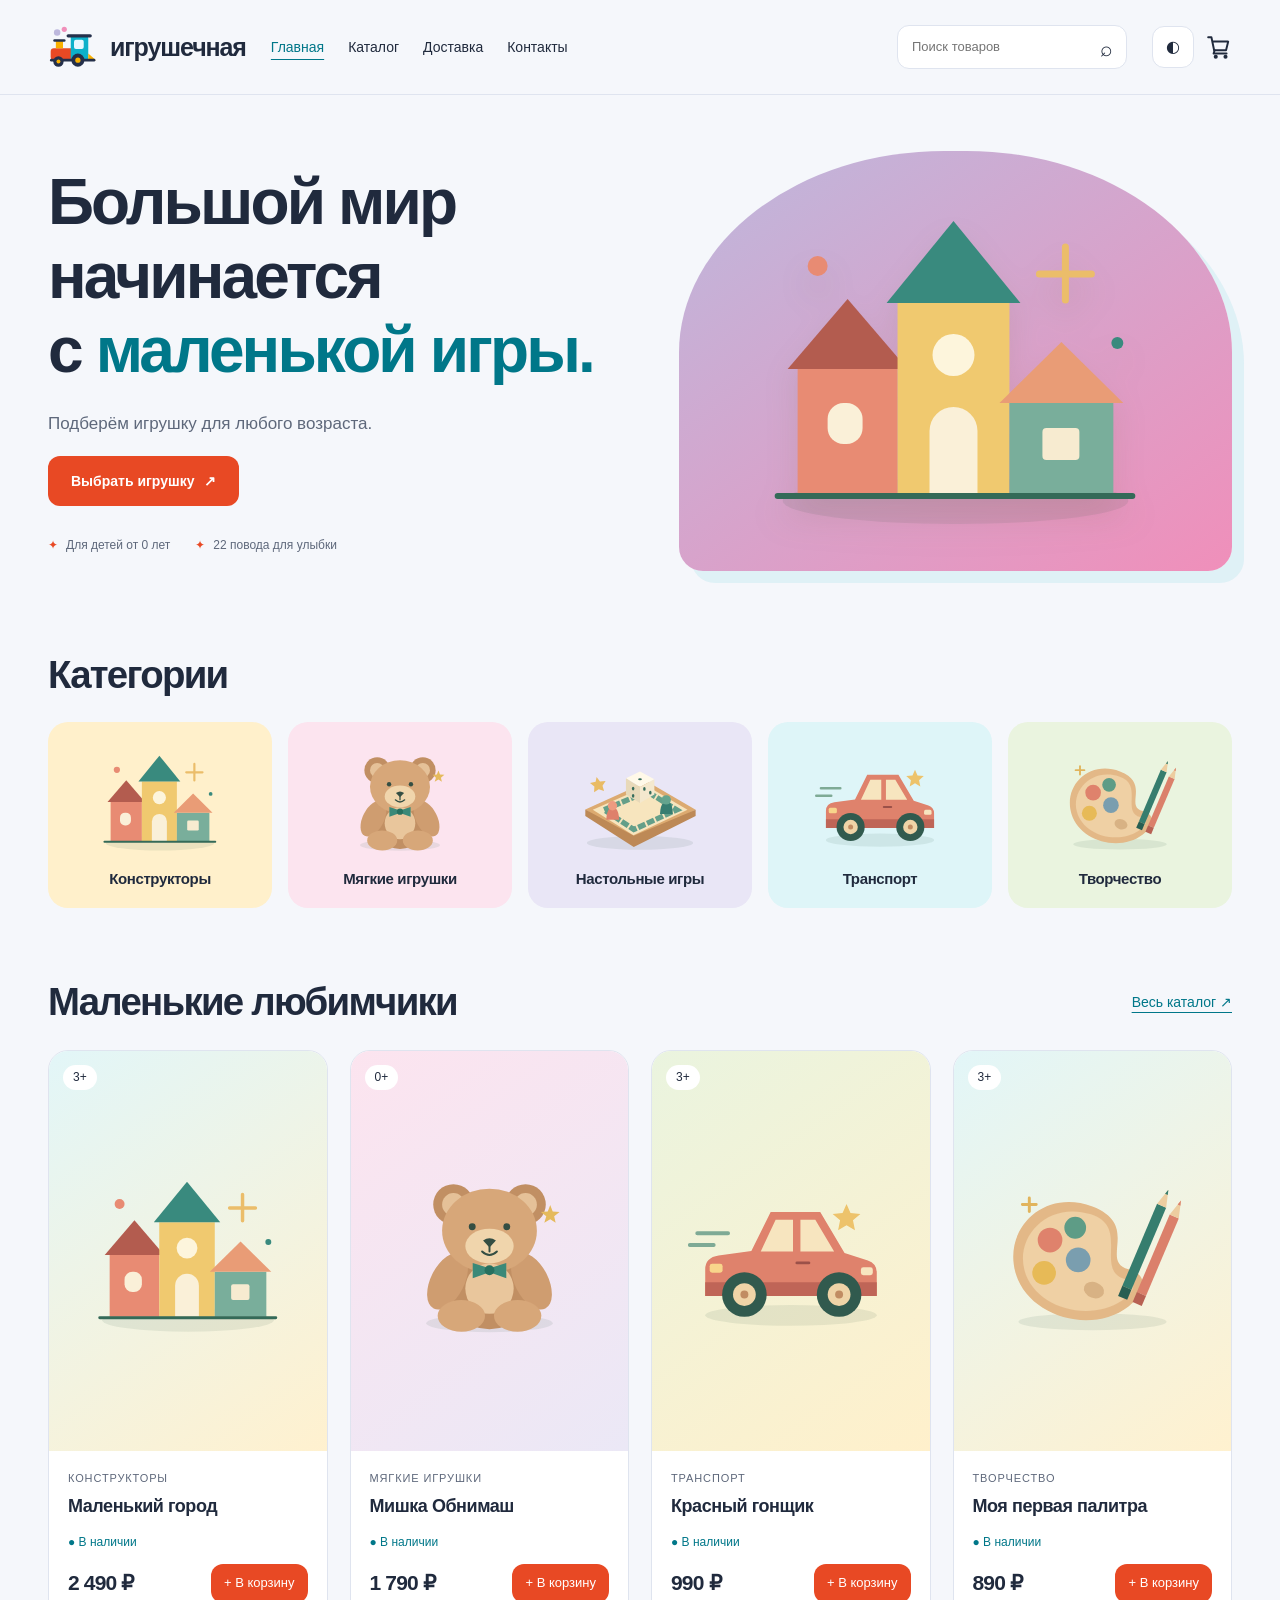
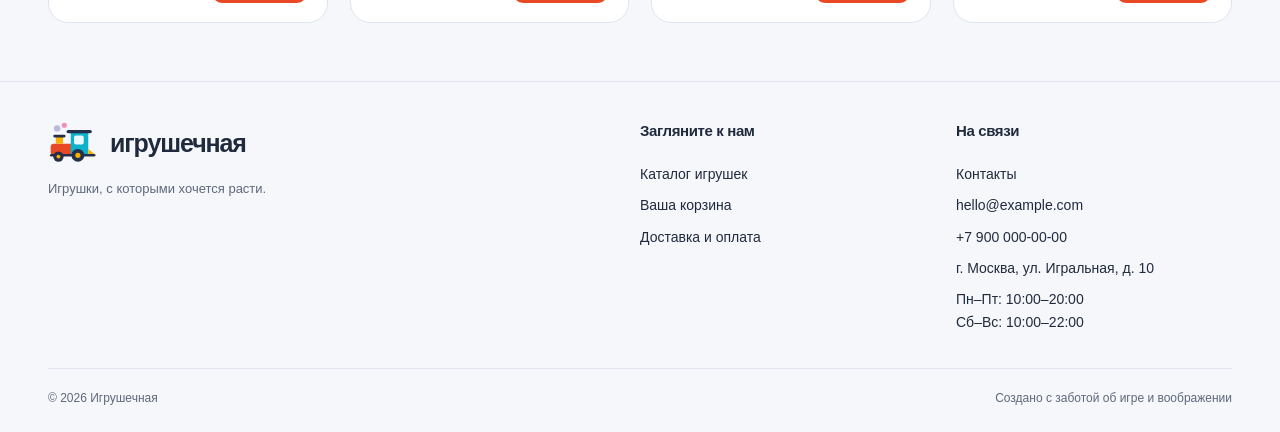
<file: index.html>
<!doctype html>
<html lang="ru">
<head>
  <meta charset="utf-8">
  <meta name="viewport" content="width=device-width, initial-scale=1">
  <meta name="description" content="Игрушечная — магазин игрушек для маленьких и больших открытий.">
  <meta name="theme-color" content="#196c62">
  <title>Игрушечная — маленькие вещи, большие открытия</title>
  <link rel="icon" href="assets/images/blocks.svg" type="image/svg+xml">
  <link rel="stylesheet" href="assets/css/style.css">
  <script src="assets/js/data.js" defer></script>
  <script src="assets/js/script.js" defer></script>
</head>
<body data-page="home">
  <a class="skip" href="#main">К содержимому</a>
  <div id="site-header"></div>
  <main id="main" tabindex="-1"></main>
  <noscript><div class="container notice">Для работы каталога включите JavaScript в браузере.</div></noscript>
  <div id="site-footer"></div>
</body>
</html>
</file>
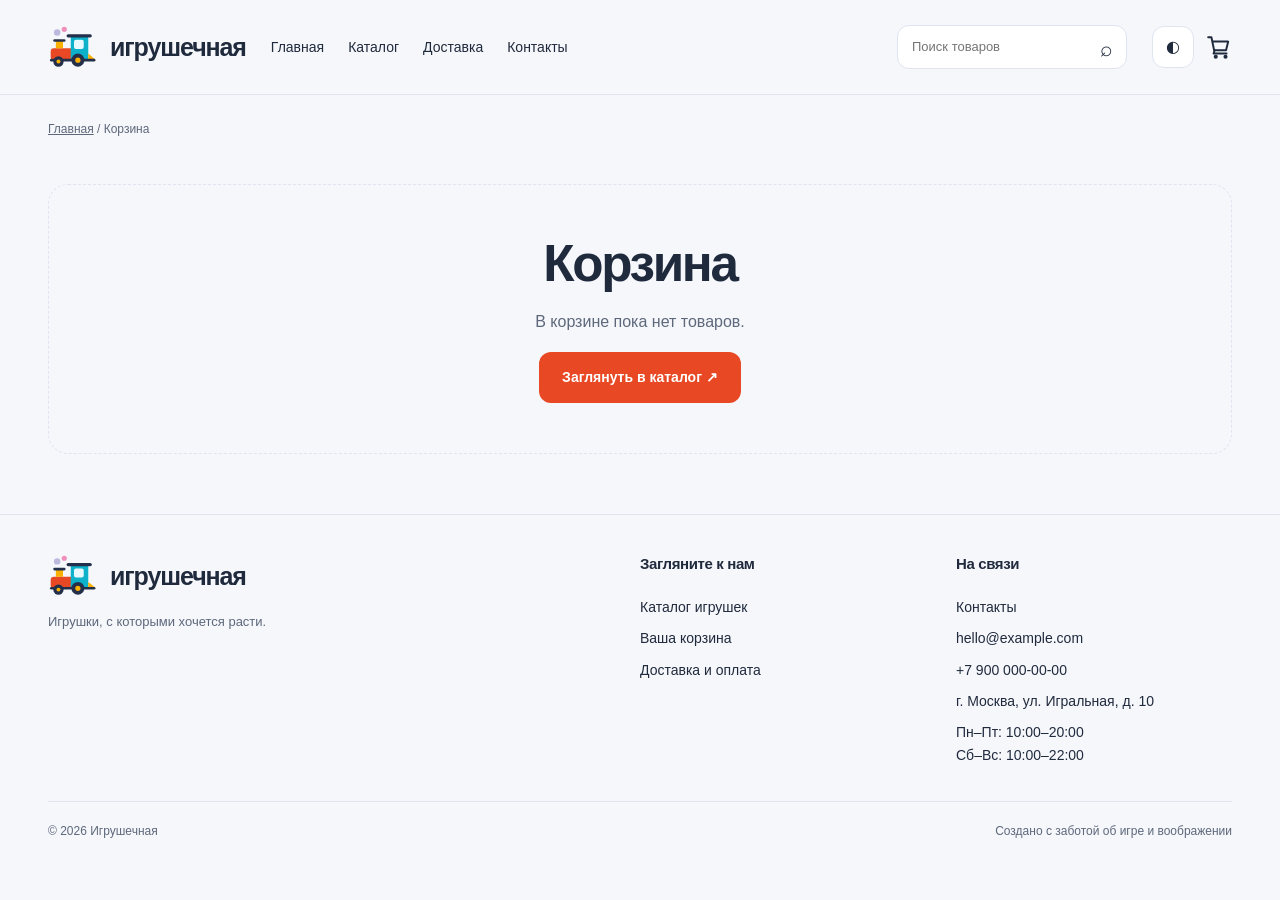
<file: cart.html>
<!doctype html>
<html lang="ru">
<head>
  <meta charset="utf-8">
  <meta name="viewport" content="width=device-width, initial-scale=1">
  <meta name="description" content="Ваши игрушки в корзине магазина Игрушечная.">
  <meta name="theme-color" content="#196c62">
  <title>Корзина — Игрушечная</title>
  <link rel="icon" href="assets/images/blocks.svg" type="image/svg+xml">
  <link rel="stylesheet" href="assets/css/style.css">
  <script src="assets/js/data.js" defer></script>
  <script src="assets/js/script.js" defer></script>
</head>
<body data-page="cart">
  <a class="skip" href="#main">К содержимому</a>
  <div id="site-header"></div>
  <main id="main" tabindex="-1"></main>
  <noscript><div class="container notice">Для работы корзины включите JavaScript.</div></noscript>
  <div id="site-footer"></div>
</body>
</html>
</file>
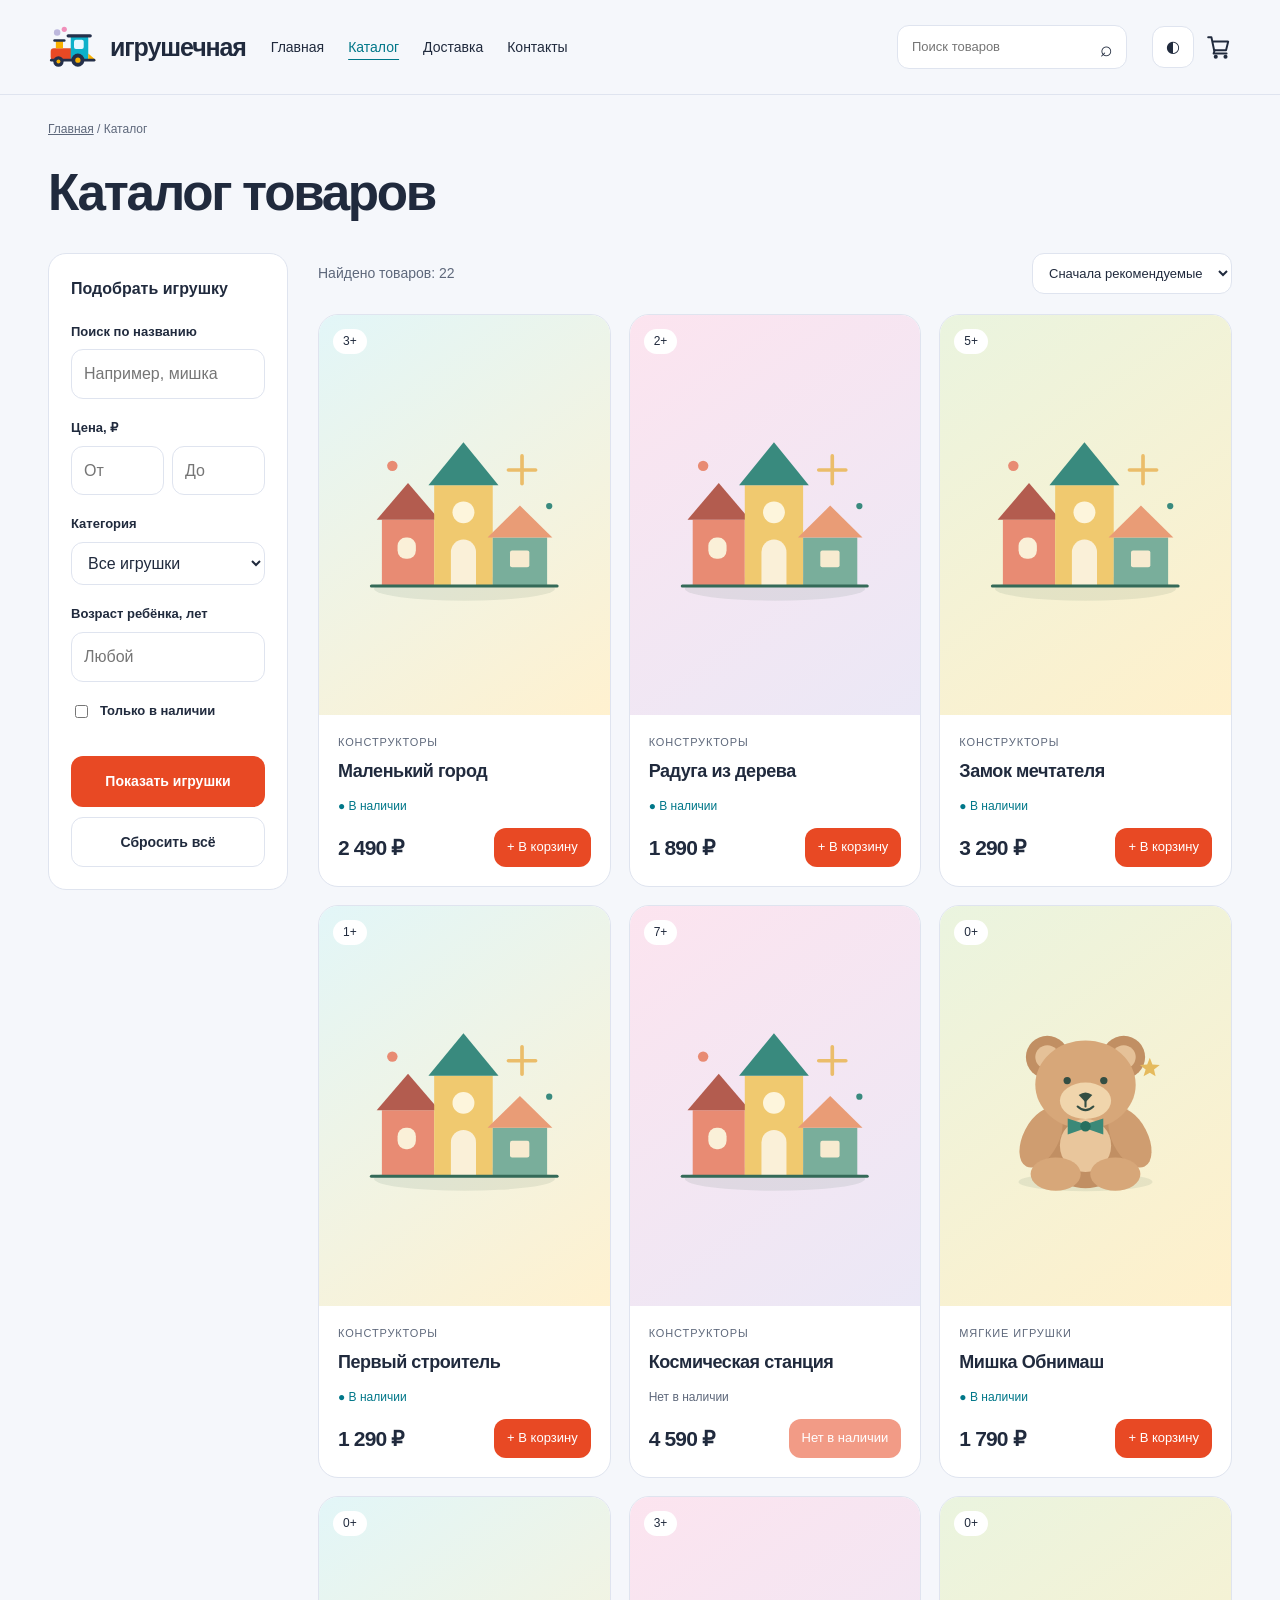
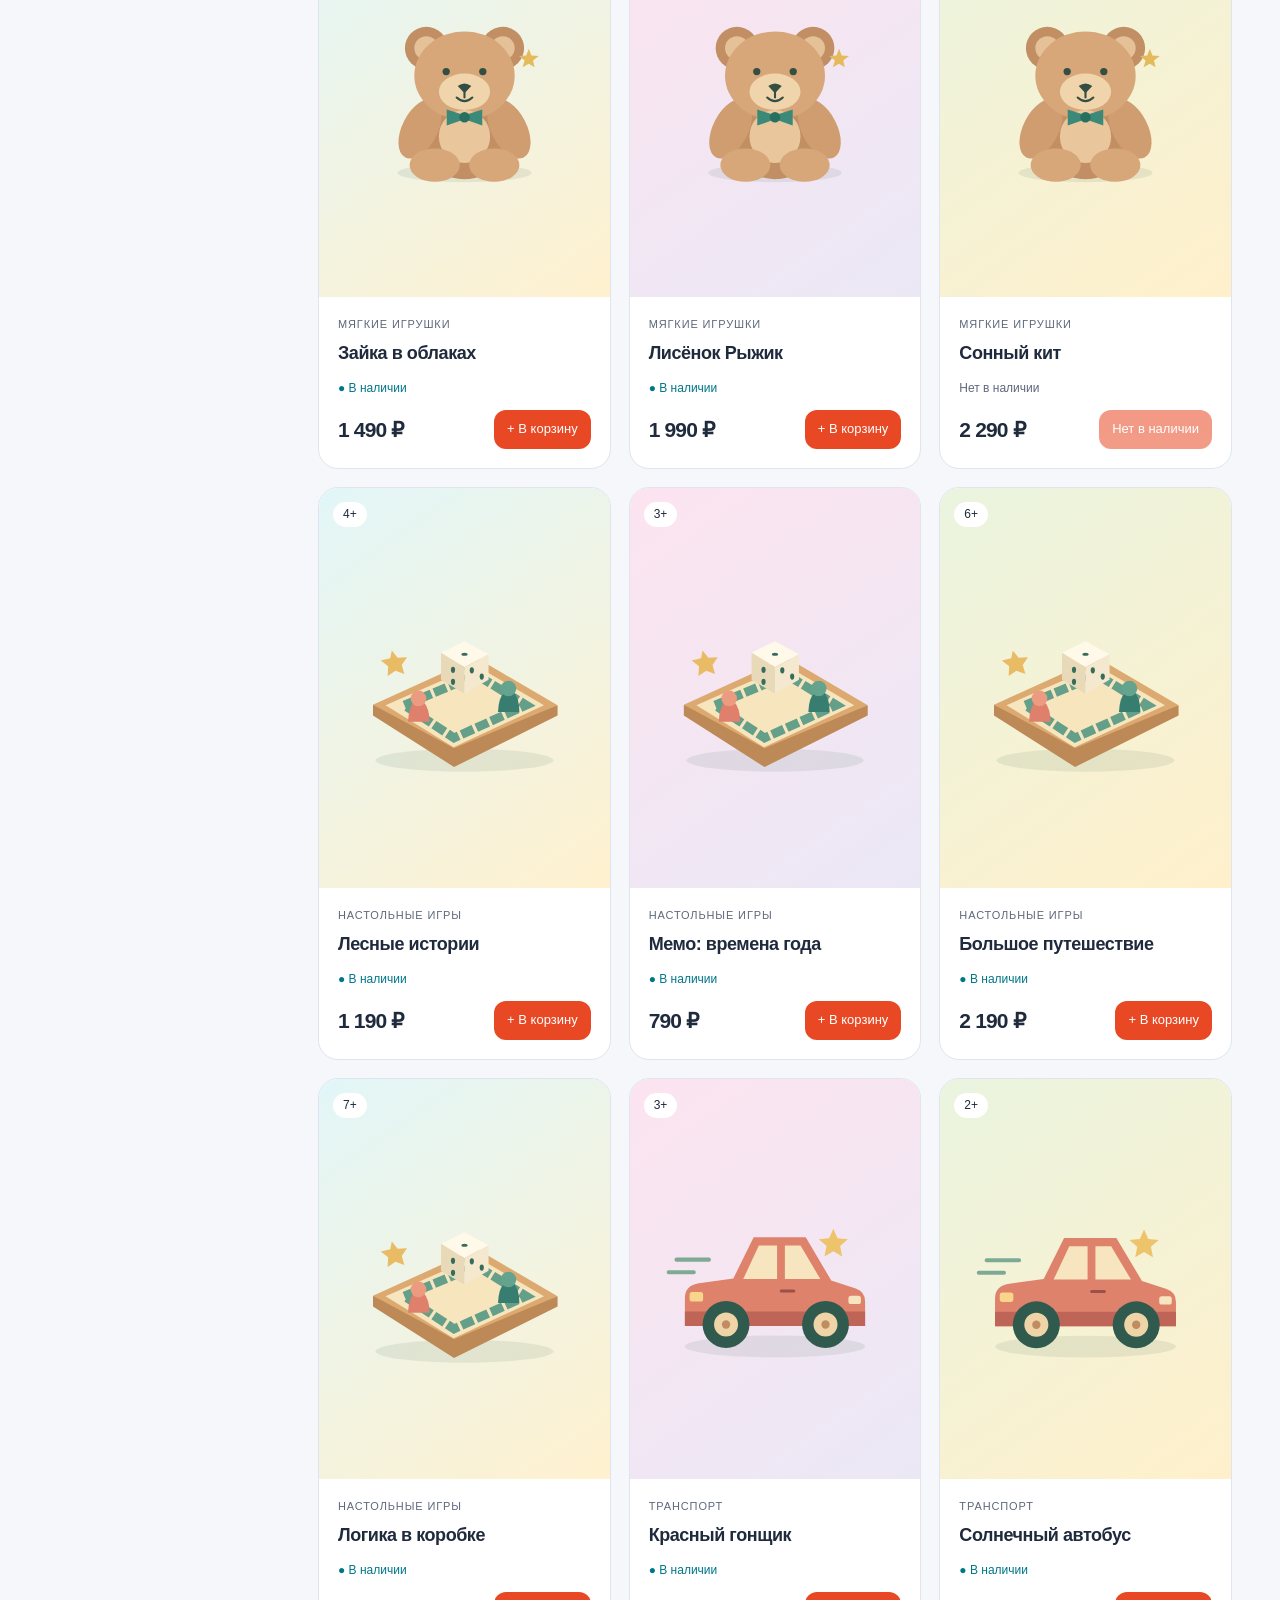
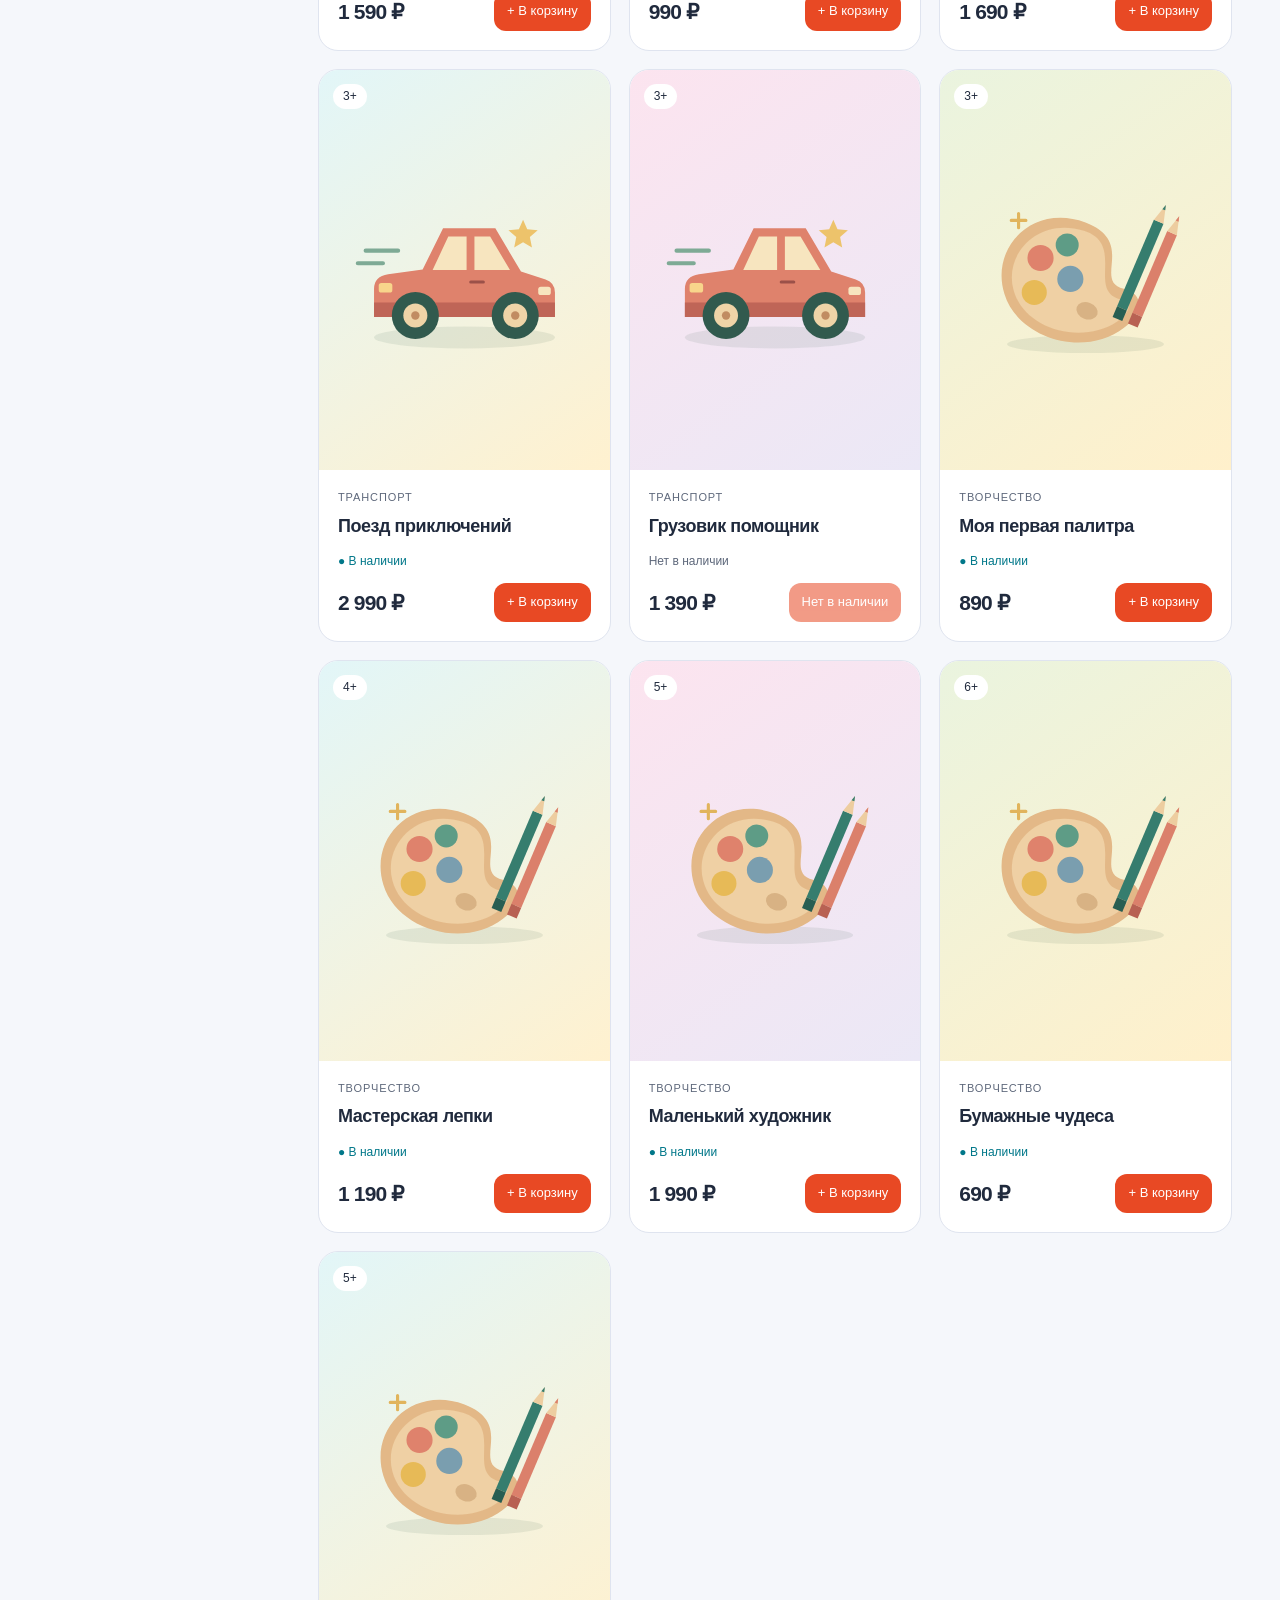
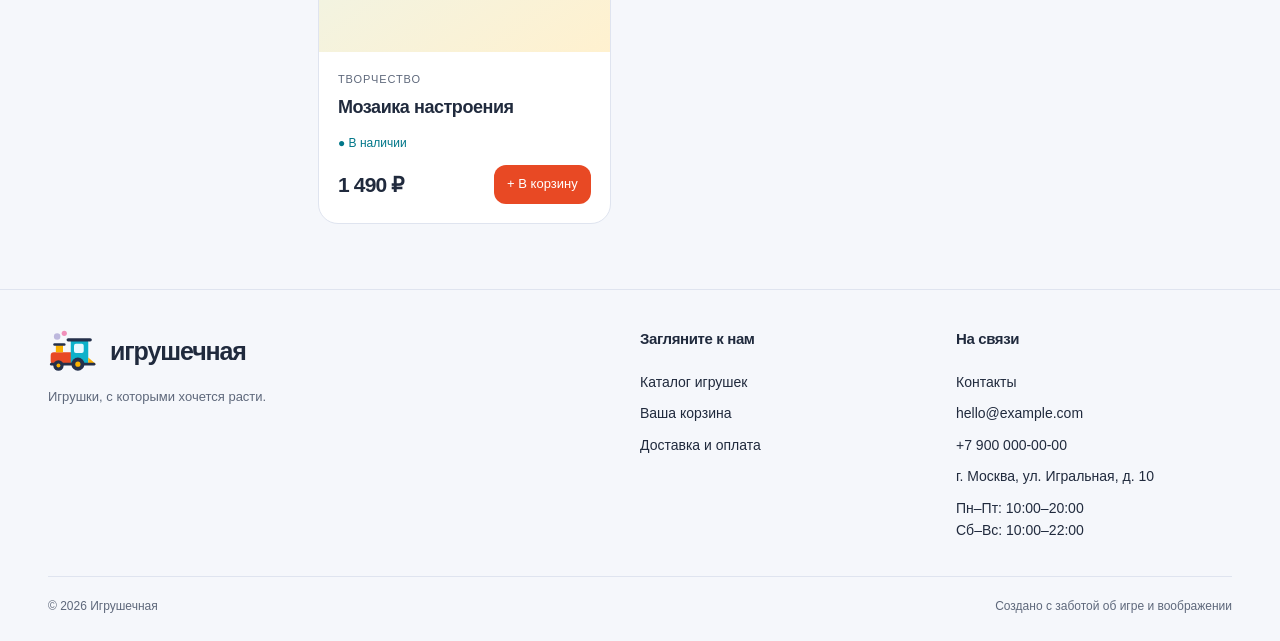
<file: catalog.html>
<!doctype html>
<html lang="ru">
<head>
  <meta charset="utf-8">
  <meta name="viewport" content="width=device-width, initial-scale=1">
  <meta name="description" content="Каталог игрушек: подбор по категории, возрасту ребёнка, цене и наличию.">
  <meta name="theme-color" content="#196c62">
  <title>Каталог игрушек — Игрушечная</title>
  <link rel="icon" href="assets/images/blocks.svg" type="image/svg+xml">
  <link rel="stylesheet" href="assets/css/style.css">
  <script src="assets/js/data.js" defer></script>
  <script src="assets/js/script.js" defer></script>
</head>
<body data-page="catalog">
  <a class="skip" href="#main">К содержимому</a>
  <div id="site-header"></div>
  <main id="main" tabindex="-1"></main>
  <noscript><div class="container notice">Для каталога и фильтров включите JavaScript.</div></noscript>
  <div id="site-footer"></div>
</body>
</html>
</file>
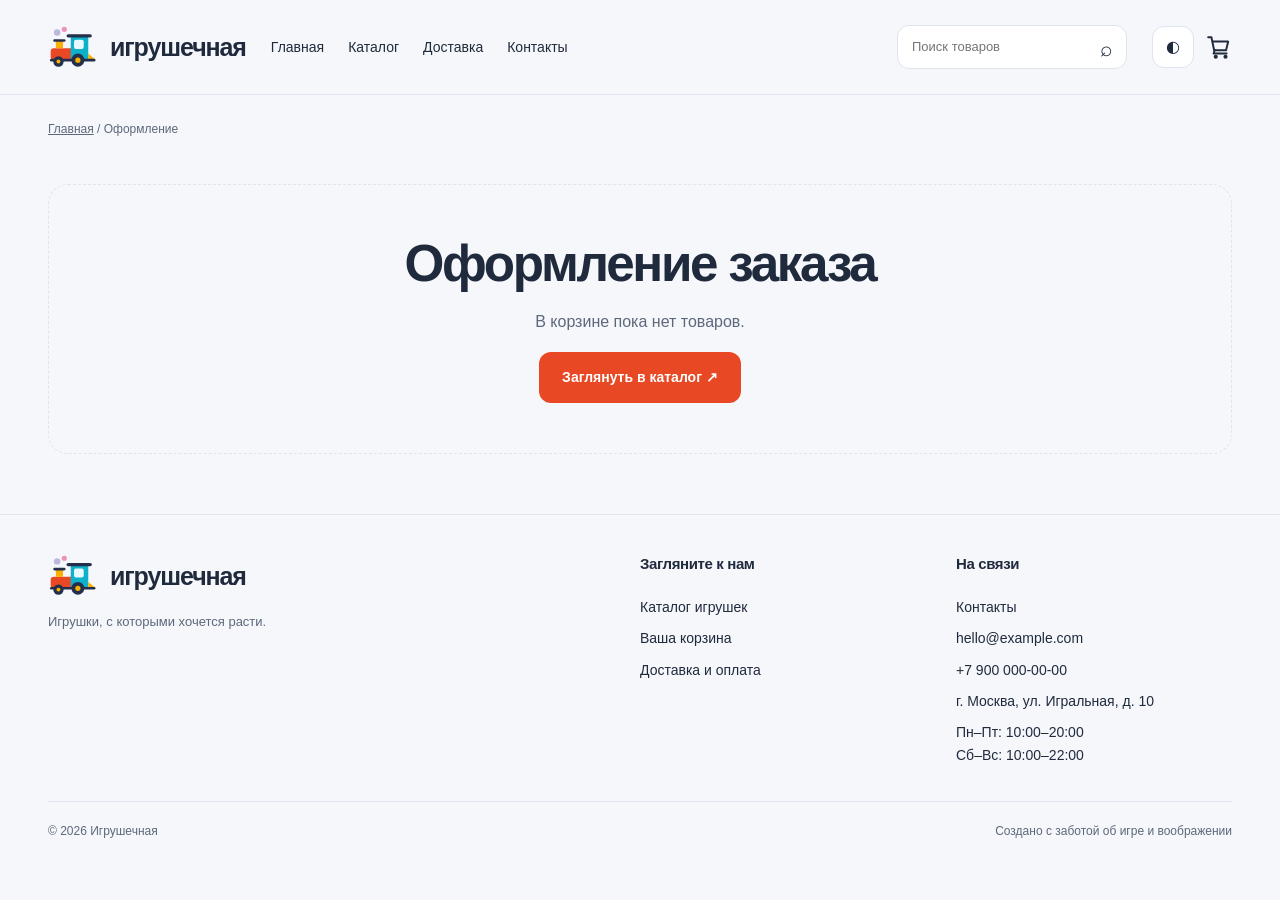
<file: checkout.html>
<!doctype html>
<html lang="ru">
<head>
  <meta charset="utf-8">
  <meta name="viewport" content="width=device-width, initial-scale=1">
  <meta name="description" content="Оформление покупки: контактные данные, способ получения и итог.">
  <meta name="theme-color" content="#196c62">
  <title>Оформление — Игрушечная</title>
  <link rel="icon" href="assets/images/blocks.svg" type="image/svg+xml">
  <link rel="stylesheet" href="assets/css/style.css">
  <script src="assets/js/data.js" defer></script>
  <script src="assets/js/script.js" defer></script>
</head>
<body data-page="checkout">
  <a class="skip" href="#main">К содержимому</a>
  <div id="site-header"></div>
  <main id="main" tabindex="-1"></main>
  <noscript><div class="container notice">Для оформления включите JavaScript в браузере.</div></noscript>
  <div id="site-footer"></div>
</body>
</html>
</file>
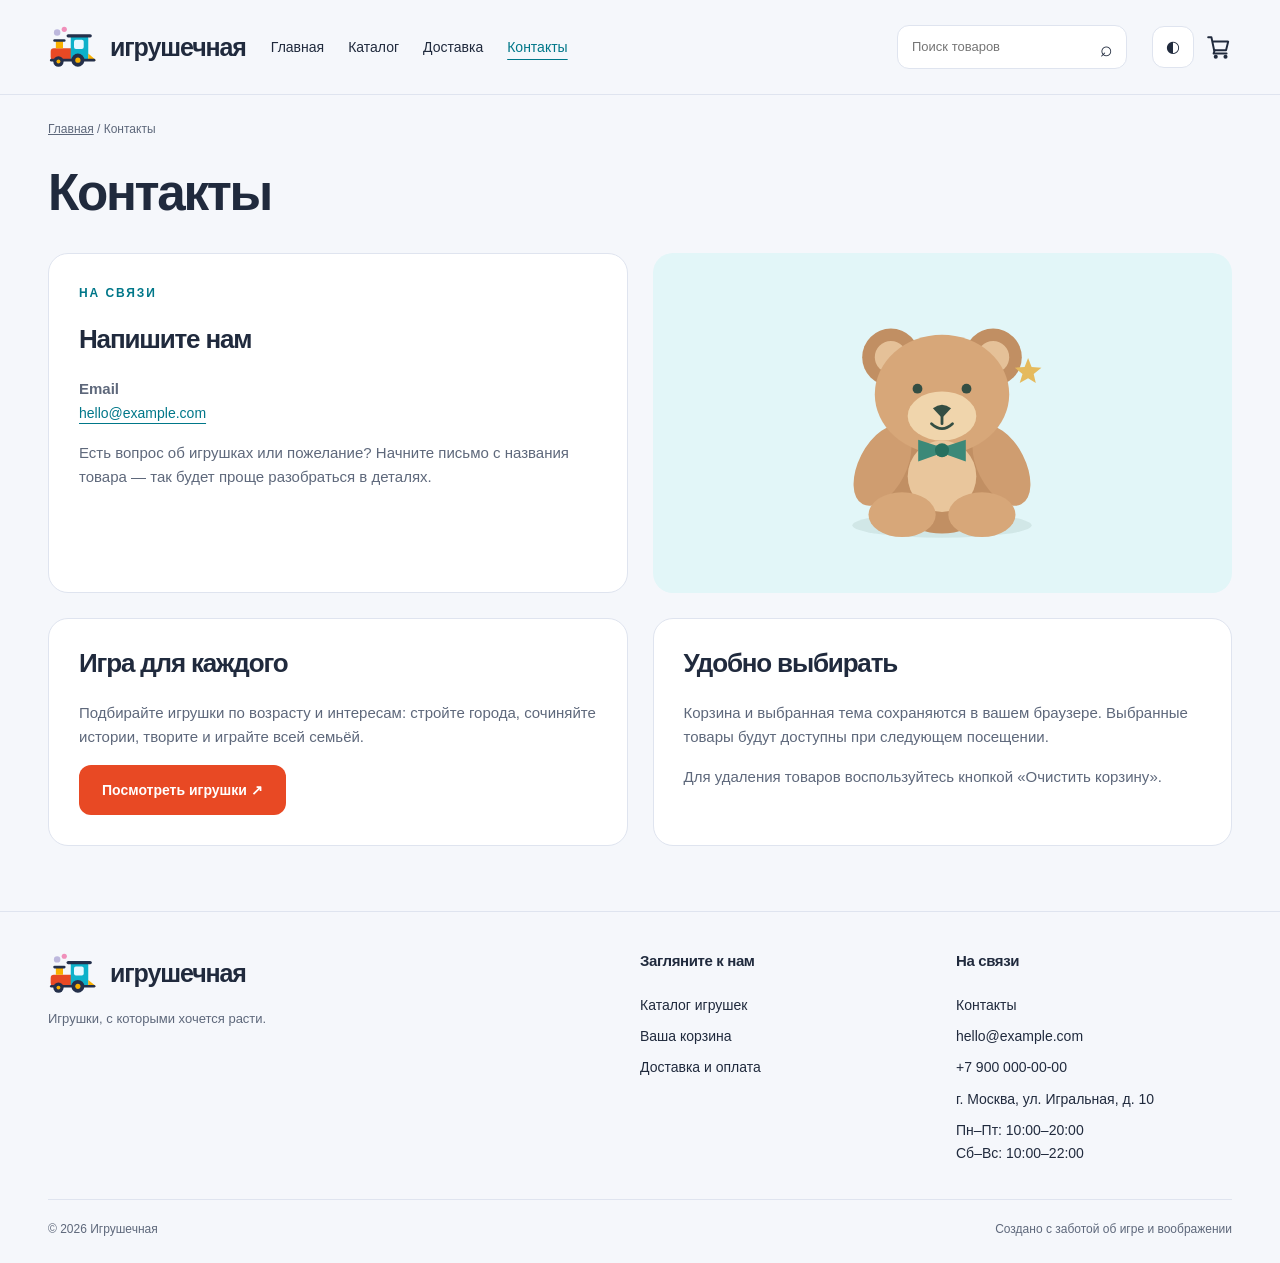
<file: contacts.html>
<!doctype html>
<html lang="ru">
<head>
  <meta charset="utf-8">
  <meta name="viewport" content="width=device-width, initial-scale=1">
  <meta name="description" content="Игрушечная — игрушки для каждого возраста. Наш подход и контакты.">
  <meta name="theme-color" content="#196c62">
  <title>Контакты проекта — Игрушечная</title>
  <link rel="icon" href="assets/images/blocks.svg" type="image/svg+xml">
  <link rel="stylesheet" href="assets/css/style.css">
  <script src="assets/js/data.js" defer></script>
  <script src="assets/js/script.js" defer></script>
</head>
<body data-page="contacts">
  <a class="skip" href="#main">К содержимому</a>
  <div id="site-header"></div>
  <main id="main" tabindex="-1"></main>
  <noscript><div class="container notice">Для просмотра включите JavaScript. Email: hello@example.com.</div></noscript>
  <div id="site-footer"></div>
</body>
</html>
</file>
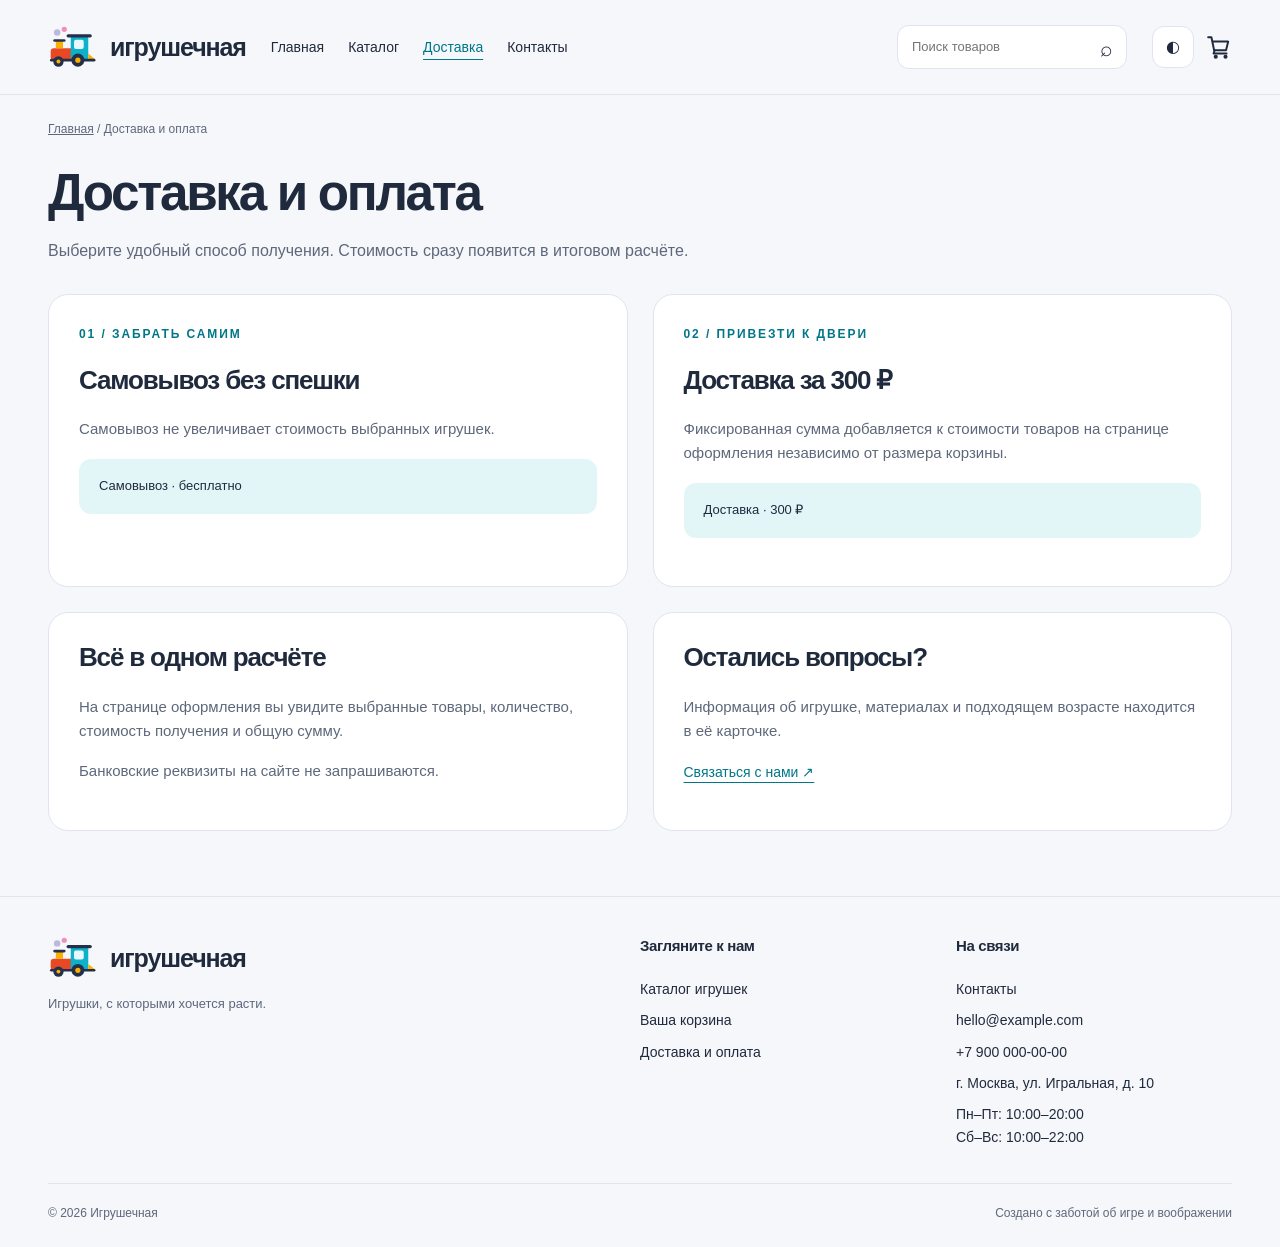
<file: delivery.html>
<!doctype html>
<html lang="ru">
<head>
  <meta charset="utf-8">
  <meta name="viewport" content="width=device-width, initial-scale=1">
  <meta name="description" content="Способы получения игрушек, стоимость доставки и расчёт итоговой суммы.">
  <meta name="theme-color" content="#196c62">
  <title>Доставка и оплата — Игрушечная</title>
  <link rel="icon" href="assets/images/blocks.svg" type="image/svg+xml">
  <link rel="stylesheet" href="assets/css/style.css">
  <script src="assets/js/data.js" defer></script>
  <script src="assets/js/script.js" defer></script>
</head>
<body data-page="delivery">
  <a class="skip" href="#main">К содержимому</a>
  <div id="site-header"></div>
  <main id="main" tabindex="-1"></main>
  <noscript><div class="container notice">Включите JavaScript для просмотра способов доставки.</div></noscript>
  <div id="site-footer"></div>
</body>
</html>
</file>
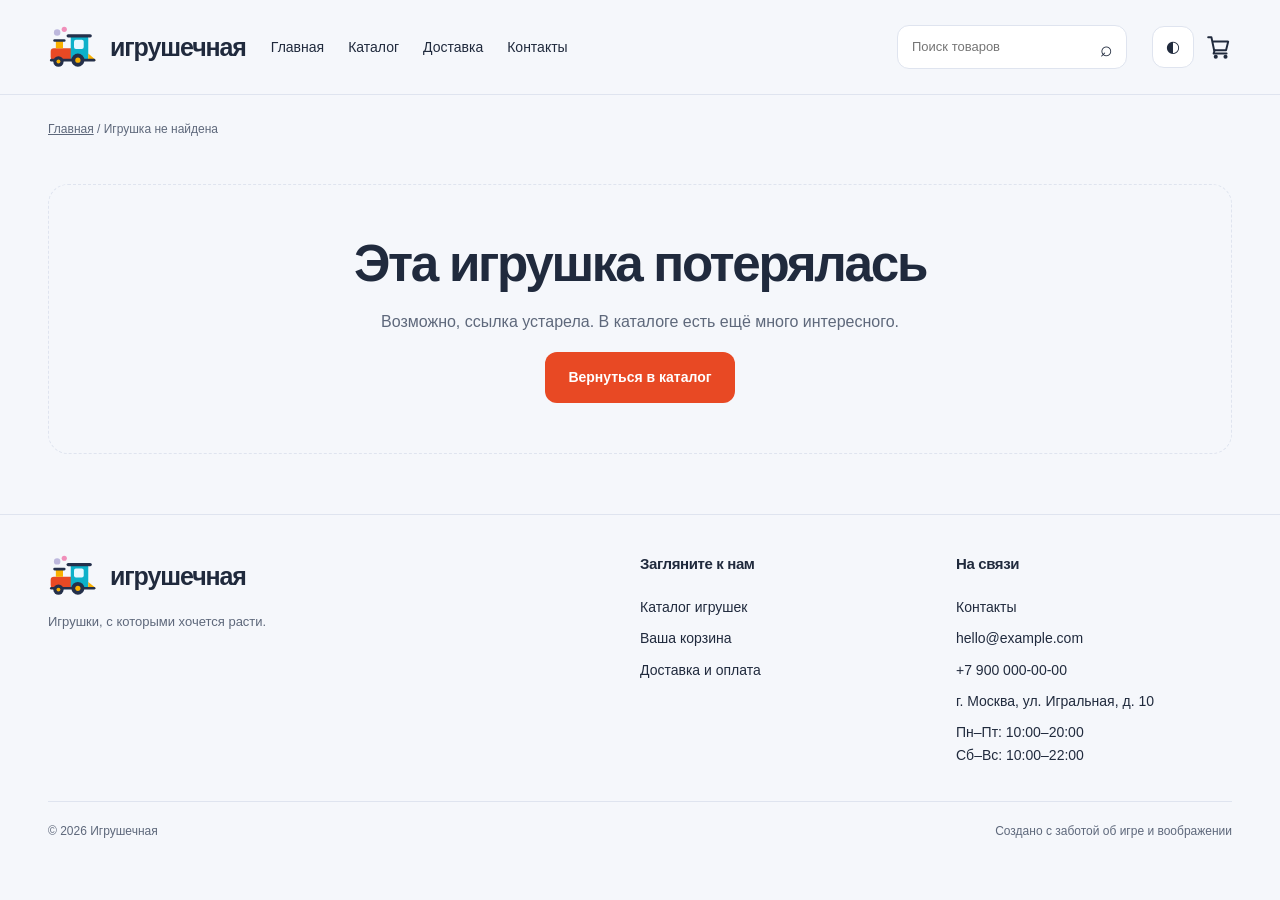
<file: product.html>
<!doctype html>
<html lang="ru">
<head>
  <meta charset="utf-8">
  <meta name="viewport" content="width=device-width, initial-scale=1">
  <meta name="description" content="Описание игрушки, характеристики, возраст и добавление в корзину.">
  <meta name="theme-color" content="#196c62">
  <title>Игрушка — Игрушечная</title>
  <link rel="icon" href="assets/images/blocks.svg" type="image/svg+xml">
  <link rel="stylesheet" href="assets/css/style.css">
  <script src="assets/js/data.js" defer></script>
  <script src="assets/js/script.js" defer></script>
</head>
<body data-page="product">
  <a class="skip" href="#main">К содержимому</a>
  <div id="site-header"></div>
  <main id="main" tabindex="-1"></main>
  <noscript><div class="container notice">Для просмотра карточки включите JavaScript.</div></noscript>
  <div id="site-footer"></div>
</body>
</html>
</file>
<file: assets/css/style.css>
:root{--bg:#f5f7fb;--surface:#ffffff;--ink:#202a3d;--muted:#5e687b;--line:#dfe4ef;--teal:#0DB1CA;--teal-soft:#e2f6f8;--coral:#E84924;--yellow:#F9B000;--lime:#8AC75A;--pink:#F08FBA;--peri:#BDB8DD;--shadow:0 15px 40px #202a3d12;color-scheme:light}html[data-theme=dark]{--bg:#161b2b;--surface:#222941;--ink:#f8f9ff;--muted:#b4bdd0;--line:#3a4562;--teal:#4bd1df;--teal-soft:#253d55;--coral:#ff7957;--yellow:#ffd05b;--lime:#acd879;--pink:#f6a8ca;--peri:#c9c5f0;--shadow:0 15px 40px #05081266;color-scheme:dark}.brand-train{width:52px;height:42px;object-fit:contain;flex-shrink:0}[hidden]{display:none!important}.address-fields{border:0;padding:20px 0;margin:0;min-width:0}.address-fields legend{font-size:1.4rem;font-weight:650;margin-bottom:16px}*{box-sizing:border-box}body{margin:0;background:var(--bg);color:var(--ink);font-family:Inter,'Segoe UI',Arial,sans-serif;font-size:16px;line-height:1.6}a{color:inherit;text-decoration:none}button,input,select,textarea{font:inherit}button,a,input,select,summary{touch-action:manipulation}button{cursor:pointer}button:disabled,input:disabled{cursor:not-allowed;opacity:.55}.is-disabled{opacity:.55}button,input,select{border-radius:12px}button{border:0}img{max-width:100%;display:block}h1,h2,h3,p{margin-top:0}h1,h2,h3{line-height:1.15;letter-spacing:-.045em}h1{font-size:clamp(2.4rem,5vw,4.6rem);font-weight:650}h2{font-size:clamp(1.8rem,3vw,2.6rem);font-weight:650}h3{font-size:1.2rem;letter-spacing:-.025em}p{margin-bottom:1.1em}.container{max-width:1240px;margin:auto;padding:0 28px}.skip{position:fixed;left:20px;top:-80px;z-index:100;background:var(--surface);padding:12px}.skip:focus{top:10px}:focus-visible{outline:3px solid var(--coral);outline-offset:4px}.header{border-bottom:1px solid var(--line);background:var(--bg)}.header-main{display:flex;align-items:center;gap:25px;min-height:94px}.brand{font-size:25px;font-weight:750;letter-spacing:-1.1px;display:flex;align-items:center;gap:10px;white-space:nowrap}.brand-mark{background:var(--yellow);color:#202a3d;width:36px;height:36px;display:grid;place-items:center;border-radius:12px;transform:rotate(-9deg);font-size:25px}.nav{display:flex;gap:24px;font-size:14px}.nav a[aria-current=page]{color:var(--teal);text-decoration:underline;text-underline-offset:7px}.header-search{margin-left:auto;position:relative;max-width:230px;flex:1}.header-search input{width:100%;padding:11px 38px 11px 14px;border:1px solid var(--line);background:var(--surface);color:var(--ink);font-size:13px}.header-search button{position:absolute;right:8px;top:6px;background:none;color:var(--ink);font-size:21px}.header-actions{display:flex;align-items:center;gap:12px}.icon-button{background:var(--surface);color:var(--ink);border:1px solid var(--line);height:42px;min-width:42px;padding:6px 10px}.cart-link{white-space:nowrap;font-size:14px}.count{display:inline-grid;place-items:center;background:var(--coral);color:#243d3a;width:23px;height:23px;border-radius:50%;font-size:12px;font-weight:700;margin-left:5px}.menu-button{display:none}.hero{padding:56px 0 46px}.hero-grid{display:grid;grid-template-columns:1.05fr 1fr;gap:50px;align-items:center}.eyebrow{text-transform:uppercase;font-size:12px;letter-spacing:.16em;font-weight:700;color:var(--teal);margin-bottom:22px;display:block}.hero h1{margin-bottom:23px;max-width:620px}.hero h1 em{font-style:normal;color:var(--teal)}.hero-copy{max-width:460px;font-size:17px;color:var(--muted)}.buttons{display:flex;flex-wrap:wrap;gap:12px;align-items:center}.button{display:inline-flex;align-items:center;justify-content:center;gap:10px;padding:13px 22px;border-radius:12px;background:var(--teal);color:var(--bg);font-weight:600;font-size:14px;border:1px solid transparent;text-align:center}.button.secondary{background:transparent;color:var(--ink);border-color:var(--line)}.button.coral{background:var(--coral);color:#243d3a}.hero-art{position:relative;min-height:420px;border-radius:48% 48% 24px 24px;background:linear-gradient(145deg,var(--peri),var(--pink));display:flex;align-items:center;justify-content:center;overflow:hidden}.hero-art img{width:95%;filter:drop-shadow(0 18px 15px #735c3920)}.art-note{position:absolute;bottom:25px;left:25px;background:#fffdf4;color:#3d5146;border-radius:14px;padding:12px 17px;font-size:13px;transform:rotate(-5deg);box-shadow:var(--shadow)}.hero-meta{display:flex;gap:25px;margin-top:30px;color:var(--muted);font-size:12px}.hero-meta span::before{content:'✦';color:var(--coral);margin-right:8px}.section{padding:36px 0}.section-head{display:flex;justify-content:space-between;align-items:center;gap:20px;margin-bottom:25px}.section-head h2{margin:0}.text-link{font-size:14px;color:var(--teal);text-decoration:underline;text-underline-offset:5px}.category-grid{display:grid;grid-template-columns:repeat(5,1fr);gap:16px}.category-card{padding:14px 16px 20px;border:1px solid var(--line);background:var(--surface);border-radius:20px;text-align:center;transition:transform .2s}.category-card:hover{transform:translateY(-4px)}.category-card img{width:100%;height:125px;object-fit:contain}.category-card h3{font-size:15px;margin:8px 0 0}.product-grid{display:grid;grid-template-columns:repeat(4,minmax(0,1fr));gap:22px}.product-card{background:var(--surface);border:1px solid var(--line);border-radius:20px;overflow:hidden;display:flex;flex-direction:column}.product-image{position:relative;background:linear-gradient(145deg,var(--teal-soft),#fff1cf);display:block}.product-image img{width:100%;aspect-ratio:1.15;object-fit:contain;padding:20px;transition:transform .2s}.product-image:hover img{transform:rotate(-3deg) scale(1.04)}.age-pill{position:absolute;left:14px;top:14px;background:var(--surface);padding:3px 10px;border-radius:20px;font-size:12px}.product-body{padding:19px;display:flex;flex-direction:column;flex:1}.product-category{font-size:11px;text-transform:uppercase;letter-spacing:.08em;color:var(--muted);margin-bottom:8px}.product-body h3{font-size:18px;line-height:1.3;margin-bottom:14px}.product-bottom{display:flex;gap:10px;align-items:center;justify-content:space-between;margin-top:auto}.price{font-size:21px;font-weight:700;white-space:nowrap;letter-spacing:-.04em}.add-small{background:var(--teal);color:var(--bg);padding:9px 13px;font-size:13px}.stock{font-size:12px;color:var(--teal);margin:0 0 12px}.stock.unavailable{color:var(--muted)}.benefits{background:var(--teal-soft);border-radius:25px;padding:35px;display:grid;grid-template-columns:repeat(3,1fr);gap:35px;margin:24px 0 55px}.benefits h3{margin-bottom:10px}.benefits p{font-size:14px;color:var(--muted);margin:0}.benefit-icon{font-size:26px;display:block;margin-bottom:15px}.footer{border-top:1px solid var(--line);padding:40px 0 24px}.footer-grid{display:grid;grid-template-columns:2fr 1fr 1fr;gap:40px}.footer p{color:var(--muted);font-size:13px;max-width:360px;margin-top:15px}.footer h3{font-size:15px}.footer-links{display:grid;gap:9px;font-size:14px;align-content:start}.footer-bottom{margin-top:35px;padding-top:20px;border-top:1px solid var(--line);font-size:12px;color:var(--muted);display:flex;justify-content:space-between;gap:20px}.breadcrumb{font-size:12px;color:var(--muted);padding:25px 0}.breadcrumb a{text-decoration:underline}.page-title{font-size:clamp(2.3rem,4vw,3.6rem);margin-bottom:15px}.lead{color:var(--muted);max-width:650px}.catalog-layout{display:grid;grid-template-columns:240px 1fr;gap:30px;margin:30px 0 65px}.filters{background:var(--surface);border:1px solid var(--line);border-radius:18px;padding:22px;align-self:start}.filters summary{font-weight:650;cursor:pointer;margin-bottom:20px}.filters label,.field label{display:block;font-size:13px;font-weight:600;margin-bottom:7px}.field{margin-bottom:19px}input,select{border:1px solid var(--line);background:var(--surface);padding:11px 12px;color:var(--ink);width:100%;min-width:0}input[type=checkbox],input[type=radio]{width:auto;accent-color:var(--teal)}.check-label{display:flex!important;align-items:center;gap:9px}.price-fields{display:flex;gap:8px}.filters .button{width:100%;margin-top:10px}.toolbar{display:flex;align-items:center;justify-content:space-between;margin-bottom:20px;gap:15px}.toolbar p{margin:0;font-size:14px;color:var(--muted)}.toolbar select{width:auto;max-width:230px;font-size:13px}.catalog-products{grid-template-columns:repeat(3,minmax(0,1fr));gap:18px}.empty{border:1px dashed var(--line);border-radius:20px;padding:50px 25px;text-align:center;margin:20px 0 60px}.empty h2{font-size:27px}.empty p{color:var(--muted)}.product-detail{display:grid;grid-template-columns:1fr 1fr;gap:60px;margin:15px 0 60px;align-items:start}.detail-image{background:var(--teal-soft);border-radius:28px;position:relative}.detail-image img{width:100%;padding:35px;aspect-ratio:1;object-fit:contain}.product-info{padding-top:15px}.product-info h1{font-size:clamp(2rem,4vw,3.3rem);margin-bottom:22px}.detail-price{font-size:34px;font-weight:650;margin-bottom:16px}.quantity{display:inline-flex;align-items:center;border:1px solid var(--line);border-radius:12px;overflow:hidden;background:var(--surface)}.quantity button{background:transparent;color:var(--ink);width:38px;height:44px;font-size:20px}.quantity input{border:0;border-radius:0;width:48px;padding:7px 0;text-align:center;-moz-appearance:textfield}.quantity input::-webkit-inner-spin-button{appearance:none}.detail-buy{display:flex;gap:12px;flex-wrap:wrap;margin:25px 0}.specs{margin:25px 0;border-top:1px solid var(--line)}.specs div{display:flex;justify-content:space-between;gap:15px;padding:11px 0;border-bottom:1px solid var(--line);font-size:14px}.specs dt{color:var(--muted)}.specs dd{margin:0;text-align:right}.notice{padding:17px 20px;background:var(--teal-soft);border-radius:12px;font-size:13px;margin:18px 0}.notice.warning{background:#f2d9aa;color:#493c27}.cart-layout,.checkout-layout{display:grid;grid-template-columns:minmax(0,1fr) 340px;gap:35px;margin:30px 0 70px}.cart-row{display:grid;grid-template-columns:100px 1fr auto;gap:20px;align-items:center;padding:22px 0;border-bottom:1px solid var(--line)}.cart-row img{background:var(--teal-soft);width:100px;height:100px;border-radius:14px}.cart-row h3{font-size:18px;margin-bottom:7px}.cart-row .price{font-size:18px}.cart-controls{display:flex;gap:14px;align-items:center;flex-wrap:wrap}.remove-button{background:none;color:var(--muted);font-size:12px;text-decoration:underline;padding:8px}.summary{padding:25px;background:var(--surface);border:1px solid var(--line);border-radius:20px;align-self:start}.summary h2{font-size:23px;margin-bottom:22px}.summary-line{display:flex;justify-content:space-between;gap:15px;font-size:14px;margin:14px 0}.summary-total{border-top:1px solid var(--line);padding-top:18px;font-size:20px;font-weight:700}.summary .button{width:100%;margin-top:15px}.summary small{display:block;color:var(--muted);font-size:12px;margin-top:15px}.clear-cart{background:none;color:var(--muted);text-decoration:underline;padding:15px 0}.checkout-form{max-width:660px}.checkout-form h2{font-size:24px;margin-bottom:25px}.form-grid{display:grid;grid-template-columns:1fr 1fr;gap:0 20px}.field.full{grid-column:1/-1}.error{color:#b04335;font-size:12px;display:block;min-height:18px;margin-top:5px}html[data-theme=dark] .error{color:#ffad9d}[aria-invalid=true]{border-color:#c96754}.delivery-options{display:grid;gap:12px;margin-bottom:22px}.delivery-option{display:flex;align-items:center;gap:12px;border:1px solid var(--line);border-radius:12px;padding:15px;font-size:14px}.content-columns{display:grid;grid-template-columns:1fr 1fr;gap:25px;margin:30px 0 65px}.info-card{padding:30px;border:1px solid var(--line);border-radius:20px;background:var(--surface)}.info-card h2{font-size:26px}.info-card p,.info-card li{color:var(--muted);font-size:15px}.info-card ul{padding-left:20px}.contact-illustration{background:var(--teal-soft);border-radius:20px;display:grid;place-items:center;padding:30px;min-height:300px}.contact-illustration img{max-height:280px}.toast{position:fixed;bottom:24px;left:50%;transform:translateX(-50%);background:var(--ink);color:var(--bg);padding:14px 22px;border-radius:14px;box-shadow:var(--shadow);z-index:100;max-width:calc(100% - 32px);font-size:14px;text-align:center}.toast:empty{display:none}.storage-warning{background:#f2d9aa;color:#493c27;padding:10px 25px;text-align:center;font-size:13px}.success{max-width:720px;margin:30px auto 65px;padding:35px;background:var(--surface);border:1px solid var(--line);border-radius:24px}.success h1{font-size:38px}.success-icon{font-size:40px;color:var(--teal)}.brand-train{width:52px;height:42px;object-fit:contain;flex-shrink:0}[hidden]{display:none!important}@media(min-width:801px){.filters summary{pointer-events:none;list-style:none}.filters summary::-webkit-details-marker{display:none}}@media(max-width:1100px){.header-main{gap:16px}.nav{gap:14px}.header-search{max-width:180px}.brand{font-size:21px}.product-grid{gap:14px}.product-bottom{align-items:flex-start;flex-direction:column}.catalog-products{grid-template-columns:repeat(2,minmax(0,1fr))}.cart-layout,.checkout-layout{grid-template-columns:1fr 300px}.hero-grid{gap:25px}.hero-art{min-height:350px}}@media(max-width:800px){.container{padding:0 20px}.header-main{flex-wrap:wrap;min-height:80px;padding-top:17px;padding-bottom:17px;gap:15px}.brand{margin-right:auto}.header-actions{gap:8px}.menu-button{display:block}.nav{display:none;order:4;width:100%;padding:10px 0;flex-wrap:wrap}.nav.open{display:flex}.header-search{order:5;max-width:none;flex-basis:100%;display:none}.header-search.open{display:block}.hero{padding-top:35px}.hero-grid{grid-template-columns:1fr 1fr}.hero-art{min-height:300px}.hero h1{font-size:40px}.hero-copy{font-size:15px}.hero-meta{gap:12px;flex-wrap:wrap}.category-grid{grid-template-columns:repeat(3,1fr)}.product-grid{grid-template-columns:repeat(2,minmax(0,1fr))}.benefits{padding:25px;gap:20px}.catalog-layout{grid-template-columns:1fr;gap:20px}.filters summary{margin-bottom:0}.filters[open] summary{margin-bottom:20px}.catalog-products{grid-template-columns:repeat(3,minmax(0,1fr))}.product-detail{gap:28px}.cart-layout,.checkout-layout{grid-template-columns:1fr}.summary{max-width:none}.content-columns{gap:18px}.footer-grid{grid-template-columns:1.5fr 1fr 1fr;gap:20px}}@media(max-width:560px){.container{padding:0 16px}.top-note{font-size:10px}.brand{font-size:21px;gap:7px}.brand-mark{width:30px;height:30px;font-size:22px}.header-actions{gap:6px}.icon-button{height:36px;min-width:34px;padding:3px 7px}.cart-label{display:none}.count{margin-left:0}.hero-grid{grid-template-columns:1fr;gap:28px}.hero h1{font-size:45px;max-width:360px}.hero-art{min-height:310px;max-height:350px}.hero-art img{max-height:350px}.hero-meta{margin-top:22px}.section{padding:25px 0}.section-head{align-items:flex-end}.section-head h2{font-size:28px}.text-link{font-size:12px;white-space:nowrap}.category-grid{gap:10px;grid-template-columns:repeat(2,1fr)}.category-card:last-child{grid-column:1/-1;display:flex;align-items:center;justify-content:center;gap:12px}.category-card:last-child img{width:100px;height:90px}.category-card{padding:10px 10px 17px}.category-card img{height:110px}.product-grid,.catalog-products{grid-template-columns:repeat(2,minmax(0,1fr));gap:12px}.product-body{padding:13px}.product-body h3{font-size:15px}.product-image img{padding:15px 8px;aspect-ratio:1}.age-pill{font-size:10px;top:9px;left:9px;padding:2px 7px}.product-category{font-size:9px}.price{font-size:19px}.add-small{width:100%;font-size:12px;padding:9px}.product-bottom{gap:10px;align-items:stretch}.benefits{grid-template-columns:1fr;gap:22px;margin-bottom:35px}.benefit-icon{float:left;margin-right:16px}.benefits h3{font-size:18px}.footer-grid{grid-template-columns:1fr 1fr;gap:28px}.footer-grid>div:first-child{grid-column:1/-1}.footer-bottom{flex-direction:column;gap:8px}.toolbar{align-items:flex-start}.toolbar select{max-width:180px}.toolbar p{font-size:12px}.product-detail{grid-template-columns:1fr;gap:20px}.product-info{padding:0}.detail-image img{aspect-ratio:1.2;padding:25px}.cart-row{grid-template-columns:75px 1fr;gap:14px}.cart-row img{width:75px;height:85px}.cart-row>.price{grid-column:2}.cart-controls{gap:5px}.cart-row h3{font-size:16px}.content-columns,.form-grid{grid-template-columns:1fr}.info-card{padding:23px}.success{padding:25px}.success h1{font-size:30px}.detail-buy .button{flex:1}.hero .eyebrow{margin-bottom:15px}}.button:not(.secondary):not(.coral),.add-small{background:var(--coral);color:#fff}.button:not(.secondary):hover,.add-small:hover{filter:brightness(.94)}.hero h1 em,.text-link,.eyebrow,.nav a[aria-current=page],.stock{color:#007789}.count{background:var(--yellow);color:#202a3d}.category-card:nth-child(1){background:#fff0cb}.category-card:nth-child(2){background:#fce4ef}.category-card:nth-child(3){background:#e9e6f6}.category-card:nth-child(4){background:#def5f8}.category-card:nth-child(5){background:#eaf4df}.category-card{border-color:transparent}.hero-art{box-shadow:12px 12px 0 #0db1ca18}.section:last-child{padding-bottom:58px}.card-quantity{display:inline-flex;align-items:center;justify-content:space-between;gap:5px;min-width:108px;border-radius:11px;background:var(--teal-soft);border:1px solid var(--line);color:var(--ink);font-size:14px;font-weight:650}.card-step{width:32px;min-height:38px;padding:3px;background:transparent;color:var(--ink);font-size:20px}.card-step:disabled{opacity:.35}.card-quantity>span{min-width:20px;text-align:center}.card-step:not(:disabled):hover{background:#0db1ca22}.product-card:nth-child(3n+2) .product-image{background:linear-gradient(145deg,#fce4ef,#ebe8f6)}.product-card:nth-child(3n) .product-image{background:linear-gradient(145deg,#eaf4df,#fff0cb)}html[data-theme=dark] .category-card{background:var(--surface);border-color:var(--line)}html[data-theme=dark] .category-card:nth-child(1){border-top:4px solid var(--yellow)}html[data-theme=dark] .category-card:nth-child(2){border-top:4px solid var(--pink)}html[data-theme=dark] .category-card:nth-child(3){border-top:4px solid var(--peri)}html[data-theme=dark] .category-card:nth-child(4){border-top:4px solid var(--teal)}html[data-theme=dark] .category-card:nth-child(5){border-top:4px solid var(--lime)}html[data-theme=dark] .product-image{background:linear-gradient(145deg,#294253,#35334f)}html[data-theme=dark] .hero h1 em,html[data-theme=dark] .text-link,html[data-theme=dark] .eyebrow,html[data-theme=dark] .nav a[aria-current=page],html[data-theme=dark] .stock{color:var(--teal)}html[data-theme=dark] .button:not(.secondary):not(.coral),html[data-theme=dark] .add-small{color:#202a3d}html[data-theme=dark] .hero-art{background:linear-gradient(145deg,#65568d,#a65d83)}.stock.unavailable{color:var(--muted)}@media(max-width:560px){.card-quantity{width:100%}}@media(prefers-reduced-motion:reduce){*,*::before,*::after{transition:none!important;scroll-behavior:auto!important}}

/* Responsive layout refinements */
@media (min-width:801px) and (max-width:1100px){.product-grid,.catalog-products{grid-template-columns:repeat(3,minmax(0,1fr))}}
@media (max-width:800px){.header-main{position:relative}.menu-button{position:absolute;left:20px;top:22px;z-index:2}.header-main>.brand{margin-left:52px}.product-grid,.catalog-products{grid-template-columns:repeat(2,minmax(0,1fr))}}
@media (max-width:560px){.menu-button{left:16px;top:19px}.header-main>.brand{margin-left:47px}.product-grid,.catalog-products{grid-template-columns:1fr}}

/* Keep mobile header controls on a stable first row. */
.cart-link{display:inline-flex;align-items:center;gap:6px;min-height:42px}.cart-icon{font-size:25px;line-height:1}.cart-link .count{background:none;color:var(--ink);width:auto;min-width:16px;margin:0;font-size:14px}
@media(max-width:800px){.header-main{display:grid;grid-template-columns:38px minmax(0,1fr) auto;align-items:center;gap:12px;min-height:80px}.header-main>.menu-button{position:static;grid-column:1;grid-row:1}.header-main>.brand{grid-column:2;grid-row:1;margin:0;font-size:21px;gap:6px;min-width:0}.header-actions{grid-column:3;grid-row:1;gap:8px}.header-main>.nav{grid-column:1/-1;grid-row:2;order:unset;width:100%;margin:0}.header-main>.header-search{grid-column:1/-1;grid-row:3;order:unset;width:100%;margin:0}.header-main>.brand .brand-train{width:42px;height:36px}}
@media(max-width:380px){.header-main{gap:7px;grid-template-columns:34px minmax(0,1fr) auto}.header-main>.brand{font-size:18px}.header-main>.brand .brand-train{width:34px}.header-actions{gap:5px}}
</file>
